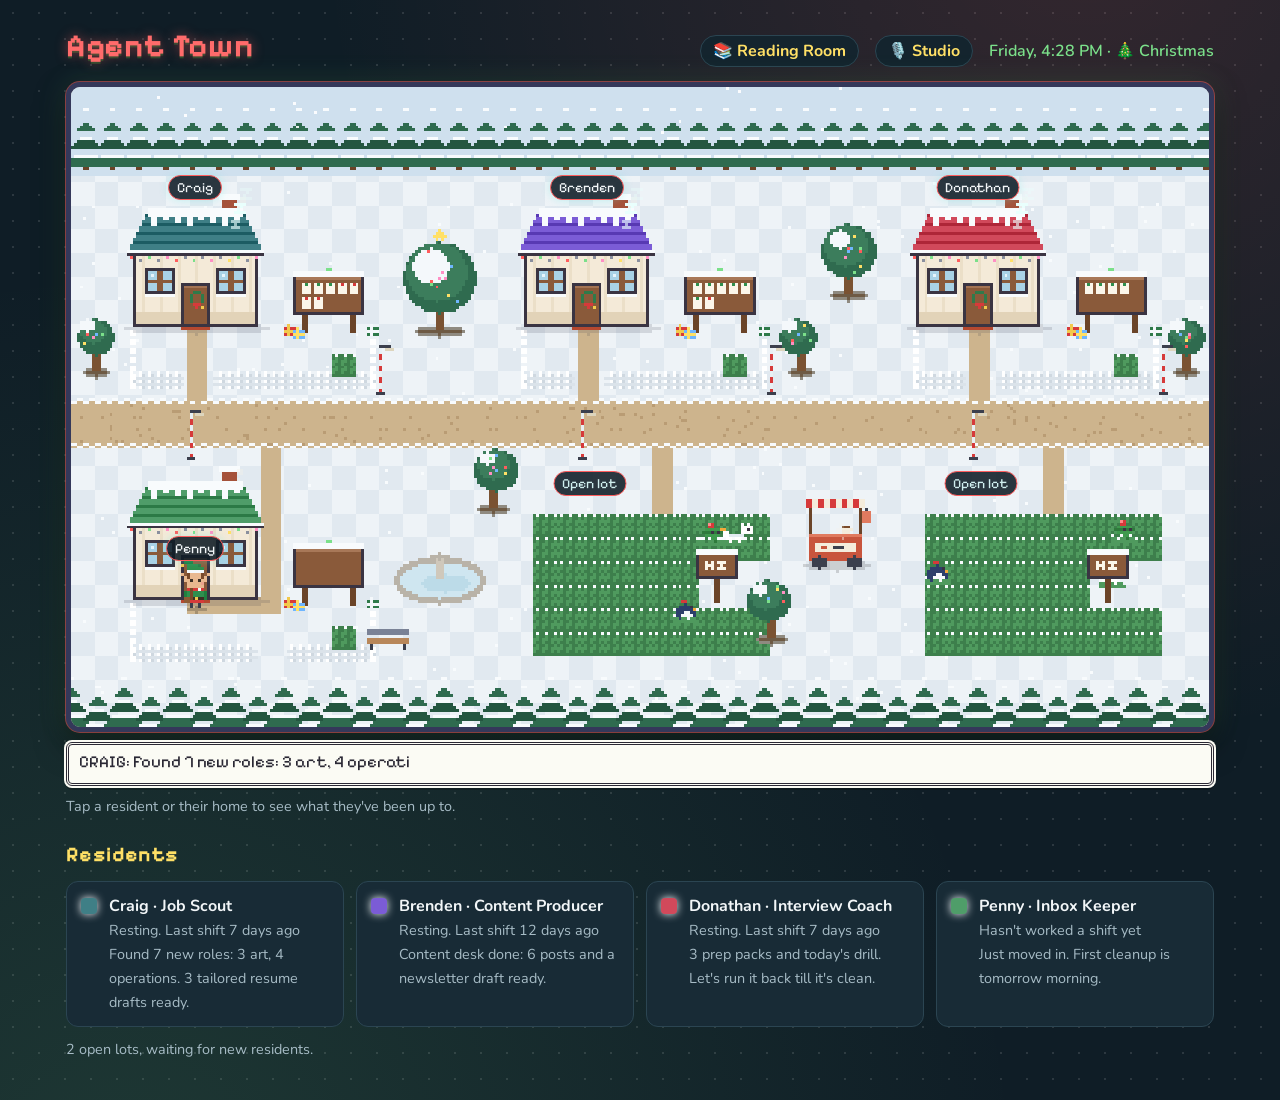
<file: index.html>
<!doctype html>
<html lang="en">
<head>
  <meta charset="utf-8">
  <meta name="viewport" content="width=device-width, initial-scale=1">
  <title>Agent Town</title>
  <meta name="description" content="A cozy little tech city where my AI agents live and work.">
  <link rel="preconnect" href="https://fonts.googleapis.com">
  <link rel="preconnect" href="https://fonts.gstatic.com" crossorigin>
  <link href="https://fonts.googleapis.com/css2?family=Creepster&family=Pixelify+Sans:wght@500;700&family=Nunito:wght@400;600;700&display=swap" rel="stylesheet">
  <link rel="stylesheet" href="style.css?v=10">
</head>
<body>
  <header class="top">
    <h1>Agent Town</h1>
    <a class="reading-link" href="reports/">📚 Reading Room</a>
    <a class="reading-link studio-link" href="studio/">🎙️ Studio</a>
    <p class="clock" id="clock"></p>
  </header>

  <main>
    <div class="stage" id="stage">
      <canvas id="town" width="384" height="216" role="img"
        aria-label="A pixel-art tech city. Each townhouse belongs to an agent, and the residents walk around while they work."></canvas>
      <div class="labels" id="labels" aria-hidden="true"></div>
    </div>
    <p class="hint">Tap a resident or their home to see what they've been up to.</p>

    <section class="roster" aria-label="Residents">
      <h2>Residents</h2>
      <div id="roster" class="roster-list"></div>
      <p class="plots" id="plots"></p>
    </section>
  </main>

  <div class="backdrop" id="backdrop" hidden></div>
  <aside class="panel" id="panel" role="dialog" aria-modal="true" aria-labelledby="panel-title" hidden>
    <button class="close" id="close" aria-label="Close">×</button>
    <div id="panel-body"></div>
  </aside>

  <script src="town.js?v=9"></script>
</body>
</html>
</file>
<file: style.css>
:root {
  --bg: #1f2133;
  --panel: #2a2d44;
  --panel-2: #23263a;
  --line: #3e4263;
  --ink: #f3ead9;
  --muted: #a9a7bd;
  --amber: #ffc86b;
  --cyan: #5ee7df;
  --pink: #ff8fc4;
  --ok: #7be08a;
  --warn: #ff8a7a;
}

* { box-sizing: border-box; }

body {
  margin: 0;
  background-color: var(--bg);
  background-image:
    linear-gradient(rgba(94, 231, 223, 0.04) 1px, transparent 1px),
    linear-gradient(90deg, rgba(94, 231, 223, 0.04) 1px, transparent 1px),
    radial-gradient(ellipse at top, rgba(255, 200, 107, 0.08), transparent 60%);
  background-size: 24px 24px, 24px 24px, 100% 100%;
  color: var(--ink);
  font-family: "Nunito", system-ui, sans-serif;
  line-height: 1.5;
  min-height: 100vh;
}

.top, main {
  max-width: 1180px;
  margin: 0 auto;
  padding: 0 16px;
}

.top {
  display: flex;
  align-items: baseline;
  justify-content: space-between;
  flex-wrap: wrap;
  gap: 4px 16px;
  padding-top: 22px;
  padding-bottom: 12px;
}

h1, h2, .panel h3 {
  font-family: "Pixelify Sans", "Nunito", sans-serif;
  font-weight: 700;
  letter-spacing: 0.02em;
}

h1 {
  margin: 0;
  font-size: 2rem;
  color: var(--amber);
  text-shadow: 0 0 12px rgba(255, 200, 107, 0.45), 0 0 2px rgba(255, 143, 196, 0.6);
}

.clock { margin: 0; color: var(--cyan); font-weight: 600; font-variant-numeric: tabular-nums; }

.stage {
  position: relative;
  border: 5px solid #34385a;
  border-radius: 14px;
  overflow: hidden;
  background: #c9c0b0;
  box-shadow:
    0 0 0 1px rgba(94, 231, 223, 0.45),
    0 0 28px rgba(94, 231, 223, 0.18),
    0 14px 30px rgba(0, 0, 0, 0.4);
}

canvas {
  display: block;
  width: 100%;
  height: auto;
  image-rendering: pixelated;
  image-rendering: crisp-edges;
  cursor: default;
}

.labels { position: absolute; inset: 0; pointer-events: none; }

.label {
  position: absolute;
  transform: translate(-50%, -100%);
  padding: 1px 8px;
  border-radius: 999px;
  background: rgba(31, 33, 51, 0.88);
  border: 1px solid var(--cyan);
  color: var(--ink);
  font-family: "Pixelify Sans", sans-serif;
  font-size: clamp(10px, 1.3vw, 14px);
  white-space: nowrap;
  box-shadow: 0 0 8px rgba(94, 231, 223, 0.35);
}

.label.faint {
  background: rgba(31, 33, 51, 0.5);
  border-color: transparent;
  color: #cfeeee;
  box-shadow: none;
}

.hint { color: var(--muted); font-size: 0.9rem; margin: 10px 0 22px; }

.roster h2 { font-size: 1.3rem; margin: 0 0 10px; color: var(--amber); }

.roster-list {
  display: grid;
  grid-template-columns: repeat(auto-fill, minmax(260px, 1fr));
  gap: 12px;
}

.card {
  display: flex;
  gap: 12px;
  align-items: flex-start;
  width: 100%;
  text-align: left;
  padding: 12px 14px;
  background: var(--panel);
  border: 1px solid var(--line);
  border-radius: 12px;
  color: inherit;
  font: inherit;
  cursor: pointer;
  transition: transform 0.12s, box-shadow 0.12s, border-color 0.12s;
}

.card:hover, .card:focus-visible {
  transform: translateY(-2px);
  border-color: var(--cyan);
  box-shadow: 0 0 16px rgba(94, 231, 223, 0.2);
  outline: none;
}

.swatch {
  flex: none;
  width: 16px;
  height: 16px;
  margin-top: 4px;
  border-radius: 4px;
  box-shadow: 0 0 8px currentColor;
}

.card strong { display: block; }
.card .sub { color: var(--muted); font-size: 0.9rem; }

.chip {
  display: inline-block;
  margin-left: 6px;
  padding: 0 8px;
  border-radius: 999px;
  font-size: 0.75rem;
  font-weight: 700;
  color: #2a1a10;
  background: var(--amber);
  vertical-align: 2px;
}

.plots { color: var(--muted); font-size: 0.9rem; margin: 12px 0 40px; }

.backdrop {
  position: fixed;
  inset: 0;
  background: rgba(10, 10, 25, 0.5);
}

.panel {
  position: fixed;
  top: 0;
  right: 0;
  width: min(460px, 100%);
  height: 100%;
  overflow-y: auto;
  padding: 24px 20px 40px;
  background: var(--panel-2);
  border-left: 1px solid var(--cyan);
  box-shadow: -10px 0 40px rgba(0, 0, 0, 0.45), -1px 0 14px rgba(94, 231, 223, 0.2);
}

.panel[hidden], .backdrop[hidden] { display: none; }

.close {
  position: absolute;
  top: 10px;
  right: 12px;
  width: 36px;
  height: 36px;
  border: none;
  border-radius: 8px;
  background: transparent;
  color: var(--ink);
  font-size: 1.6rem;
  cursor: pointer;
}

.close:hover { background: rgba(94, 231, 223, 0.12); }

.panel h3 { margin: 0 40px 2px 0; font-size: 1.5rem; color: var(--amber); }
.panel .role { color: var(--muted); margin: 0 0 12px; }

.state {
  display: inline-block;
  padding: 2px 10px;
  border-radius: 999px;
  font-weight: 700;
  font-size: 0.85rem;
  background: #34385a;
}

.state.working { background: rgba(255, 200, 107, 0.16); color: var(--amber); }
.state.done { background: rgba(123, 224, 138, 0.14); color: var(--ok); }
.state.error { background: rgba(255, 138, 122, 0.16); color: var(--warn); }

.summary { margin: 12px 0; }
.meta { color: var(--muted); font-size: 0.9rem; }

.panel h4 {
  margin: 20px 0 8px;
  padding-bottom: 4px;
  border-bottom: 1px dashed var(--line);
  font-size: 1rem;
  color: var(--pink);
}

.jobs { list-style: none; margin: 0; padding: 0; }
.jobs li { padding: 10px 0; border-bottom: 1px solid #303450; }
.jobs a { color: var(--cyan); font-weight: 700; }
.jobs .where { color: var(--muted); font-size: 0.88rem; }
.jobs .note { margin: 4px 0 0; font-size: 0.93rem; }

.report-link { display: inline-block; margin-top: 18px; color: var(--cyan); font-weight: 700; }

@media (max-width: 600px) {
  h1 { font-size: 1.6rem; }
  .stage { border-width: 3px; border-radius: 10px; }
}

/* ---------- spooky season (Oct 1 – Nov 7) ---------- */
body.halloween {
  --bg: #120c18;
  --panel: #1f1626;
  --panel-2: #1a1220;
  --line: #3a2a44;
  --ink: #efe3d6;
  --muted: #a598ad;
  --amber: #ff8a2a;
  --cyan: #9cff8a;
  --pink: #b07cff;
  background-color: var(--bg);
  background-image:
    radial-gradient(ellipse at 85% -10%, rgba(255, 138, 42, 0.16), transparent 50%),
    radial-gradient(ellipse at 10% 110%, rgba(150, 90, 255, 0.14), transparent 55%),
    radial-gradient(rgba(176, 124, 255, 0.07) 1px, transparent 1px);
  background-size: 100% 100%, 100% 100%, 22px 22px;
}
body.halloween h1 {
  font-family: "Creepster", "Pixelify Sans", sans-serif;
  font-weight: 400;
  letter-spacing: 0.06em;
  font-size: 2.4rem;
  text-shadow: 0 0 14px rgba(255, 138, 42, 0.55), 0 2px 0 #3a1608;
}
body.halloween .stage {
  border-color: #2a1d33;
  box-shadow: 0 0 0 1px rgba(255, 138, 42, 0.45), 0 0 34px rgba(255, 138, 42, 0.16), 0 14px 30px rgba(0, 0, 0, 0.6);
}
body.halloween .label { border-color: var(--amber); box-shadow: 0 0 8px rgba(255, 138, 42, 0.35); background: rgba(18, 12, 24, 0.88); }
body.halloween .card:hover, body.halloween .card:focus-visible { border-color: var(--amber); box-shadow: 0 0 16px rgba(255, 138, 42, 0.22); }
body.halloween .panel { border-left-color: var(--amber); }
body.halloween .chip { background: var(--amber); }
body.halloween .roster h2, body.halloween .panel h3 { color: var(--amber); }

/* ---------- Thanksgiving (Nov 8 – the day after Thanksgiving) ---------- */
body.thanksgiving {
  --bg: #241a14;
  --panel: #33261d;
  --panel-2: #2b2019;
  --line: #4e3a2b;
  --ink: #f6ead8;
  --muted: #bfa98f;
  --amber: #f0a43a;
  --cyan: #e8c55a;
  --pink: #e0663a;
  background-color: var(--bg);
  background-image:
    radial-gradient(ellipse at 85% -10%, rgba(240, 164, 58, 0.18), transparent 50%),
    radial-gradient(ellipse at 10% 110%, rgba(200, 85, 44, 0.16), transparent 55%),
    radial-gradient(rgba(240, 164, 58, 0.07) 1px, transparent 1px);
  background-size: 100% 100%, 100% 100%, 22px 22px;
}
body.thanksgiving h1 { color: var(--amber); text-shadow: 0 0 12px rgba(240, 164, 58, 0.45), 0 2px 0 #4a1f0c; }
body.thanksgiving .stage { box-shadow: 0 0 0 1px rgba(240, 164, 58, 0.45), 0 0 30px rgba(240, 164, 58, 0.14), 0 14px 30px rgba(0, 0, 0, 0.55); }
body.thanksgiving .label { border-color: var(--amber); background: rgba(36, 26, 20, 0.88); }
body.thanksgiving .card:hover, body.thanksgiving .card:focus-visible { border-color: var(--amber); }
body.thanksgiving .panel { border-left-color: var(--amber); }
body.thanksgiving .roster h2, body.thanksgiving .panel h3 { color: var(--amber); }

/* ---------- Christmas (Thanksgiving Day – Jan 1) ---------- */
body.christmas {
  --bg: #0f1d26;
  --panel: #182b36;
  --panel-2: #14242e;
  --line: #2b4552;
  --ink: #f2f6f8;
  --muted: #a7bcc6;
  --amber: #ffe066;
  --cyan: #7be08a;
  --pink: #ff5d5d;
  background-color: var(--bg);
  background-image:
    radial-gradient(ellipse at 85% -10%, rgba(255, 93, 93, 0.16), transparent 50%),
    radial-gradient(ellipse at 10% 110%, rgba(123, 224, 138, 0.14), transparent 55%),
    radial-gradient(rgba(255, 255, 255, 0.12) 1px, transparent 1px);
  background-size: 100% 100%, 100% 100%, 26px 26px;
}
body.christmas h1 { color: #ff6b6b; text-shadow: 0 0 12px rgba(255, 93, 93, 0.5), 0 2px 0 #1d4a2c; }
body.christmas .stage { box-shadow: 0 0 0 1px rgba(255, 93, 93, 0.5), 0 0 30px rgba(123, 224, 138, 0.14), 0 14px 30px rgba(0, 0, 0, 0.55); }
body.christmas .label { border-color: var(--pink); background: rgba(15, 29, 38, 0.88); }
body.christmas .card:hover, body.christmas .card:focus-visible { border-color: var(--pink); }
body.christmas .panel { border-left-color: var(--pink); }
body.christmas .roster h2, body.christmas .panel h3 { color: var(--amber); }

.btn-link {
  display: inline-block;
  margin-right: 12px;
  padding: 6px 12px;
  border: 1px solid var(--cyan);
  border-radius: 999px;
  text-decoration: none;
}
.btn-link:hover { background: rgba(94, 231, 223, 0.1); }

.reading-link {
  margin-left: auto;
  color: var(--amber);
  font-weight: 700;
  text-decoration: none;
  border: 1px solid var(--line);
  border-radius: 999px;
  padding: 3px 12px;
  background: var(--panel-2);
}
.reading-link:hover { border-color: var(--amber); }
.reading-link + .reading-link { margin-left: 0; }

/* retro RPG text box shown just below the town at Christmas */
.rpgbox {
  position: relative; margin: 10px 0 0;
  background: #fbfbf4; color: #2a2834;
  border: 3px double #2a2834; border-radius: 6px;
  box-shadow: 0 0 0 2px #fbfbf4, 0 4px 0 rgba(0, 0, 0, 0.25);
  padding: 6px 26px 6px 10px; min-height: 2.6em;
  font-family: "Pixelify Sans", monospace; font-size: clamp(0.85rem, 1.6vw, 1.05rem); line-height: 1.35;
  pointer-events: none;
}
.rpgbox.done::after {
  content: "▼"; position: absolute; right: 8px; bottom: 4px; font-size: 0.7em;
  animation: rpgblink 0.9s steps(2) infinite;
}
@keyframes rpgblink { 50% { opacity: 0; } }
@media (prefers-reduced-motion: reduce) { .rpgbox.done::after { animation: none; } }
</file>
